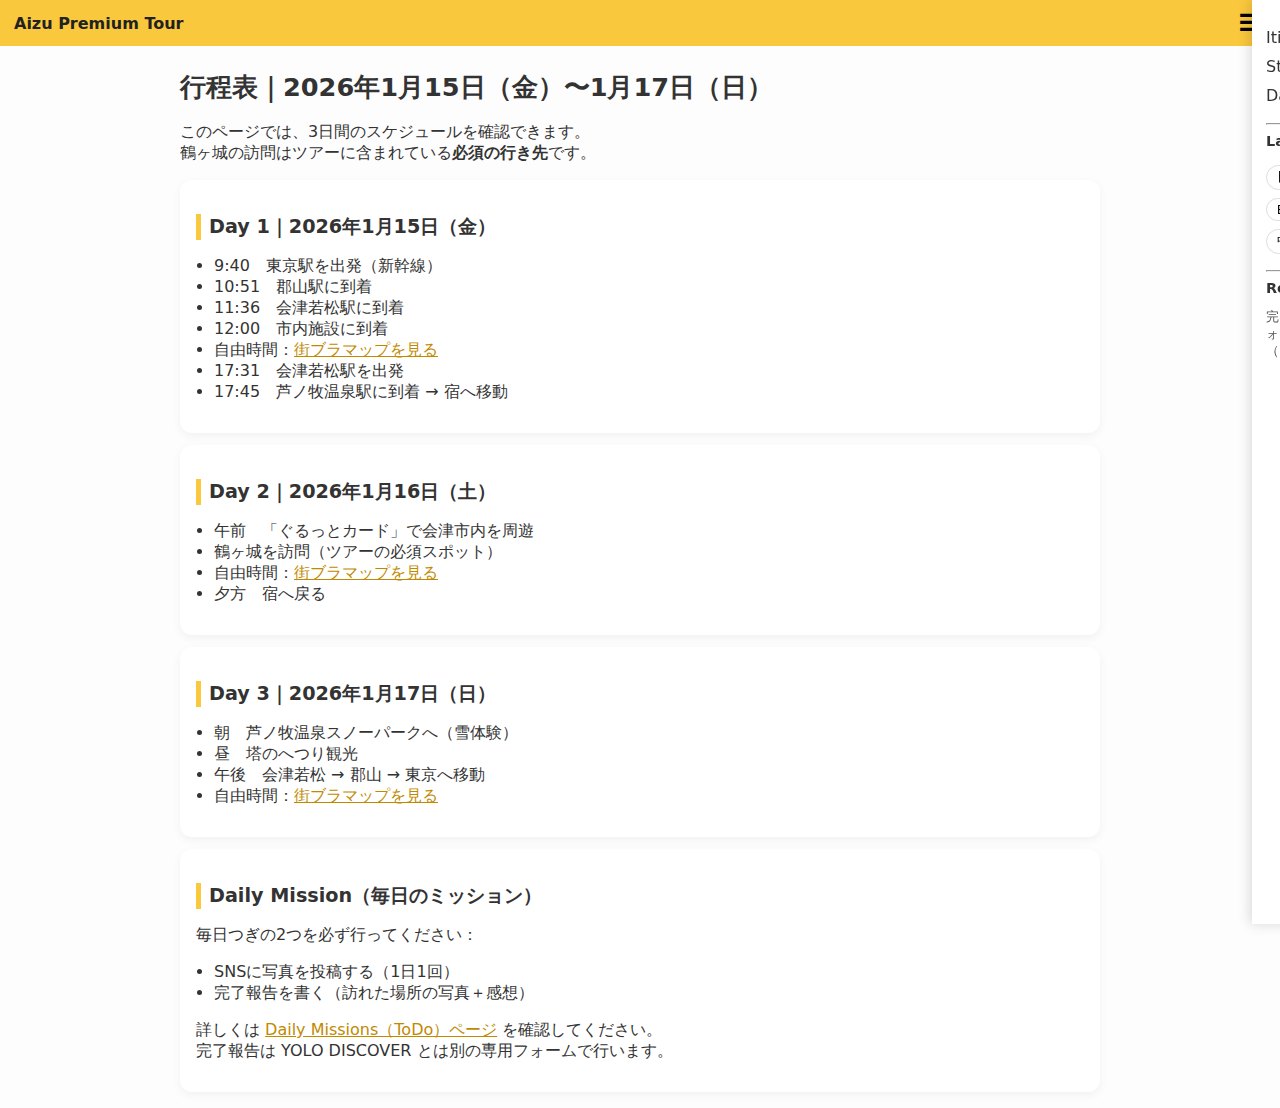
<file: index.html>
<!DOCTYPE html>
<html lang="ja">
<head>
  <meta charset="UTF-8">
  <title>Aizu Premium Tour – Itinerary</title>
  <meta name="viewport" content="width=device-width, initial-scale=1">
  <link rel="stylesheet" href="style.css">
</head>
<body>
  <!-- 共通ヘッダー -->
  <header class="site-header">
    <div class="site-title">Aizu Premium Tour</div>
    <button class="menu-toggle" aria-label="Open menu">
      ☰
    </button>
  </header>

  <!-- スライドメニュー -->
  <nav class="side-menu" id="sideMenu">
    <button class="menu-close" id="menuClose">×</button>
    <ul>
      <li><a href="index.html">Itinerary（行程表）</a></li>
      <li><a href="streetwalk.html">Street Walk Map（街ブラ）</a></li>
      <li><a href="missions.html">Daily Missions（ToDo）</a></li>
    </ul>
    <hr>
    <div class="menu-section-title">Language</div>
    <ul>
      <li><button class="lang-btn" data-lang="ja">日本語</button></li>
      <li><button class="lang-btn" data-lang="en">English</button></li>
      <li><button class="lang-btn" data-lang="zh">中文</button></li>
    </ul>
    <hr>
    <div class="menu-section-title">Report</div>
    <p class="menu-note">
      完了報告は YOLO DISCOVER と別の専用フォームから行ってください。<br>
      （リンクは後で追加）
    </p>
  </nav>

  <main class="page">
    <h1>行程表｜2026年1月15日（金）〜1月17日（日）</h1>
    <p>
      このページでは、3日間のスケジュールを確認できます。<br>
      鶴ヶ城の訪問はツアーに含まれている<strong>必須の行き先</strong>です。
    </p>

    <!-- Day 1 -->
    <section class="day-card">
      <h2>Day 1｜2026年1月15日（金）</h2>
      <ul>
        <li>9:40　東京駅を出発（新幹線）</li>
        <li>10:51　郡山駅に到着</li>
        <li>11:36　会津若松駅に到着</li>
        <li>12:00　市内施設に到着</li>
        <li>
          自由時間：<a href="streetwalk.html">街ブラマップを見る</a>
        </li>
        <li>17:31　会津若松駅を出発</li>
        <li>17:45　芦ノ牧温泉駅に到着 → 宿へ移動</li>
      </ul>
    </section>

    <!-- Day 2 -->
    <section class="day-card">
      <h2>Day 2｜2026年1月16日（土）</h2>
      <ul>
        <li>午前　「ぐるっとカード」で会津市内を周遊</li>
        <li>鶴ヶ城を訪問（ツアーの必須スポット）</li>
        <li>
          自由時間：<a href="streetwalk.html">街ブラマップを見る</a>
        </li>
        <li>夕方　宿へ戻る</li>
      </ul>
    </section>

    <!-- Day 3 -->
    <section class="day-card">
      <h2>Day 3｜2026年1月17日（日）</h2>
      <ul>
        <li>朝　芦ノ牧温泉スノーパークへ（雪体験）</li>
        <li>昼　塔のへつり観光</li>
        <li>午後　会津若松 → 郡山 → 東京へ移動</li>
        <li>
          自由時間：<a href="streetwalk.html">街ブラマップを見る</a>
        </li>
      </ul>
    </section>

    <section class="info-card">
      <h2>Daily Mission（毎日のミッション）</h2>
      <p>
        毎日つぎの2つを必ず行ってください：
      </p>
      <ul>
        <li>SNSに写真を投稿する（1日1回）</li>
        <li>完了報告を書く（訪れた場所の写真＋感想）</li>
      </ul>
      <p>
        詳しくは <a href="missions.html">Daily Missions（ToDo）ページ</a> を確認してください。<br>
        完了報告は YOLO DISCOVER とは別の専用フォームで行います。
      </p>
    </section>
  </main>

  <script src="script.js"></script>
</body>
</html>
</file>
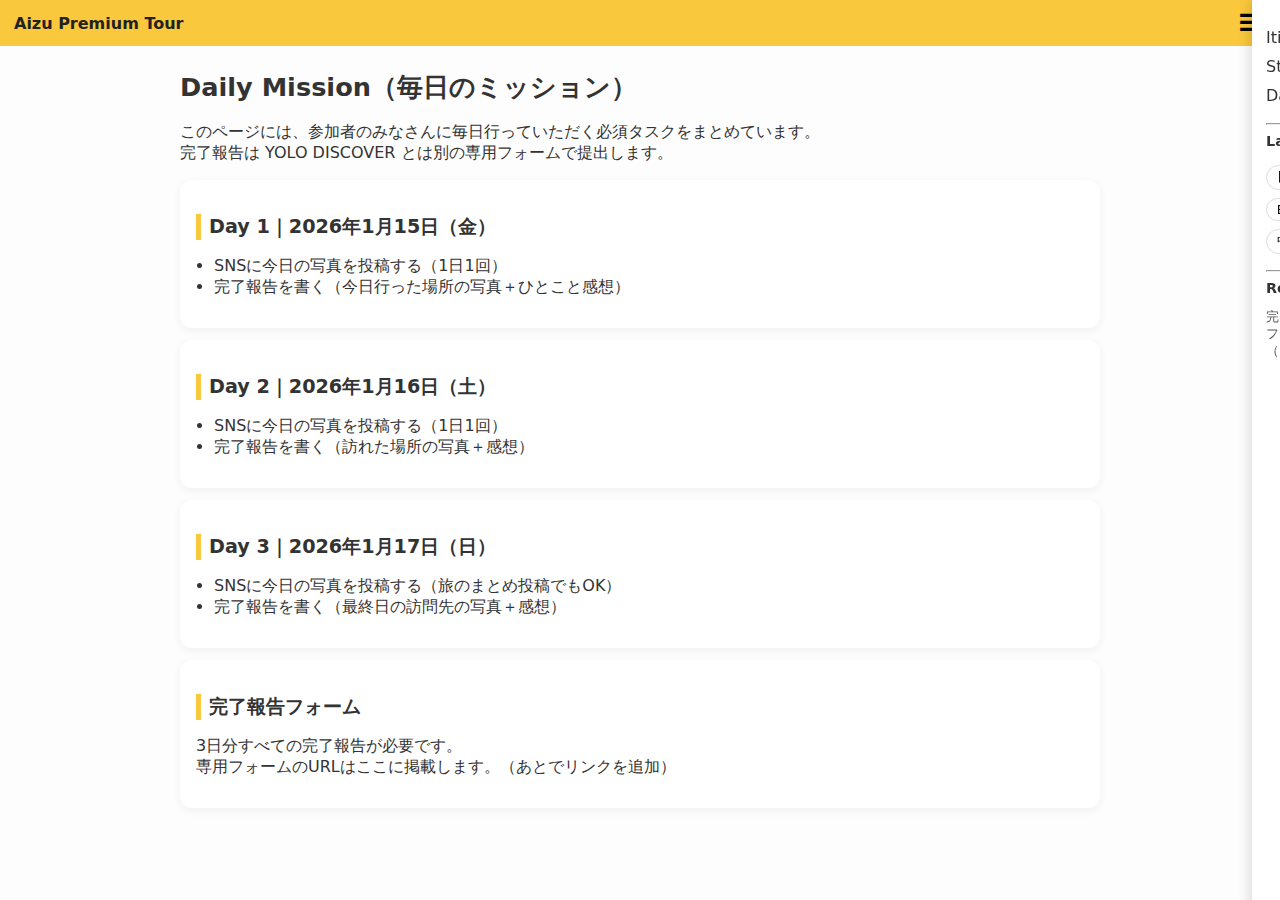
<file: missions.html>
<!DOCTYPE html>
<html lang="ja">
<head>
  <meta charset="UTF-8">
  <title>Aizu Premium Tour – Daily Missions</title>
  <meta name="viewport" content="width=device-width, initial-scale=1">
  <link rel="stylesheet" href="style.css">
</head>
<body>
  <header class="site-header">
    <div class="site-title">Aizu Premium Tour</div>
    <button class="menu-toggle" aria-label="Open menu">☰</button>
  </header>

  <nav class="side-menu" id="sideMenu">
    <button class="menu-close" id="menuClose">×</button>
    <ul>
      <li><a href="index.html">Itinerary（行程表）</a></li>
      <li><a href="streetwalk.html">Street Walk Map（街ブラ）</a></li>
      <li><a href="missions.html">Daily Missions（ToDo）</a></li>
    </ul>
    <hr>
    <div class="menu-section-title">Language</div>
    <ul>
      <li><button class="lang-btn" data-lang="ja">日本語</button></li>
      <li><button class="lang-btn" data-lang="en">English</button></li>
      <li><button class="lang-btn" data-lang="zh">中文</button></li>
    </ul>
    <hr>
    <div class="menu-section-title">Report</div>
    <p class="menu-note">
      完了報告は YOLO DISCOVER とは別の専用フォームから行ってください。<br>
      （リンクは後で追加）
    </p>
  </nav>

  <main class="page">
    <h1>Daily Mission（毎日のミッション）</h1>
    <p>
      このページには、参加者のみなさんに毎日行っていただく必須タスクをまとめています。<br>
      完了報告は YOLO DISCOVER とは別の専用フォームで提出します。
    </p>

    <section class="day-card">
      <h2>Day 1｜2026年1月15日（金）</h2>
      <ul>
        <li>SNSに今日の写真を投稿する（1日1回）</li>
        <li>完了報告を書く（今日行った場所の写真＋ひとこと感想）</li>
      </ul>
    </section>

    <section class="day-card">
      <h2>Day 2｜2026年1月16日（土）</h2>
      <ul>
        <li>SNSに今日の写真を投稿する（1日1回）</li>
        <li>完了報告を書く（訪れた場所の写真＋感想）</li>
      </ul>
    </section>

    <section class="day-card">
      <h2>Day 3｜2026年1月17日（日）</h2>
      <ul>
        <li>SNSに今日の写真を投稿する（旅のまとめ投稿でもOK）</li>
        <li>完了報告を書く（最終日の訪問先の写真＋感想）</li>
      </ul>
    </section>

    <section class="info-card">
      <h2>完了報告フォーム</h2>
      <p>
        3日分すべての完了報告が必要です。<br>
        専用フォームのURLはここに掲載します。（あとでリンクを追加）
      </p>
    </section>
  </main>

  <script src="script.js"></script>
</body>
</html>
</file>
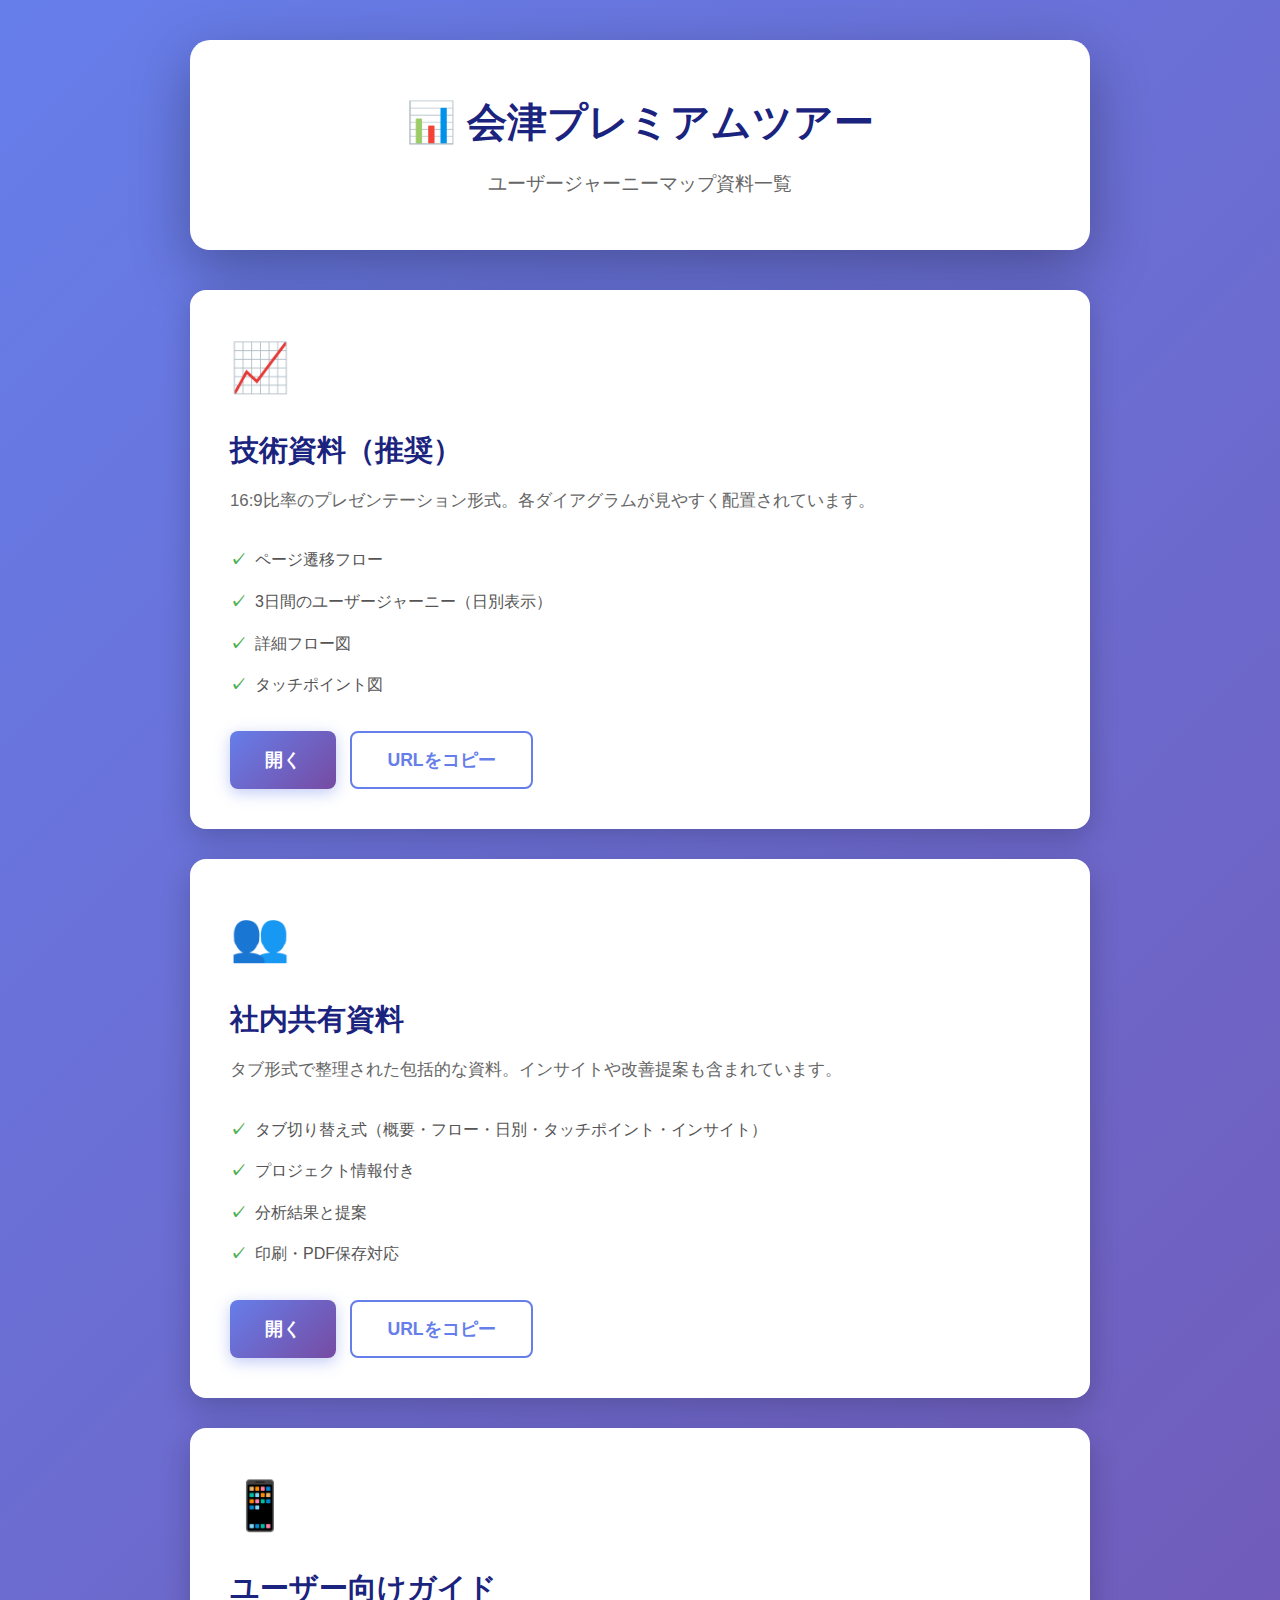
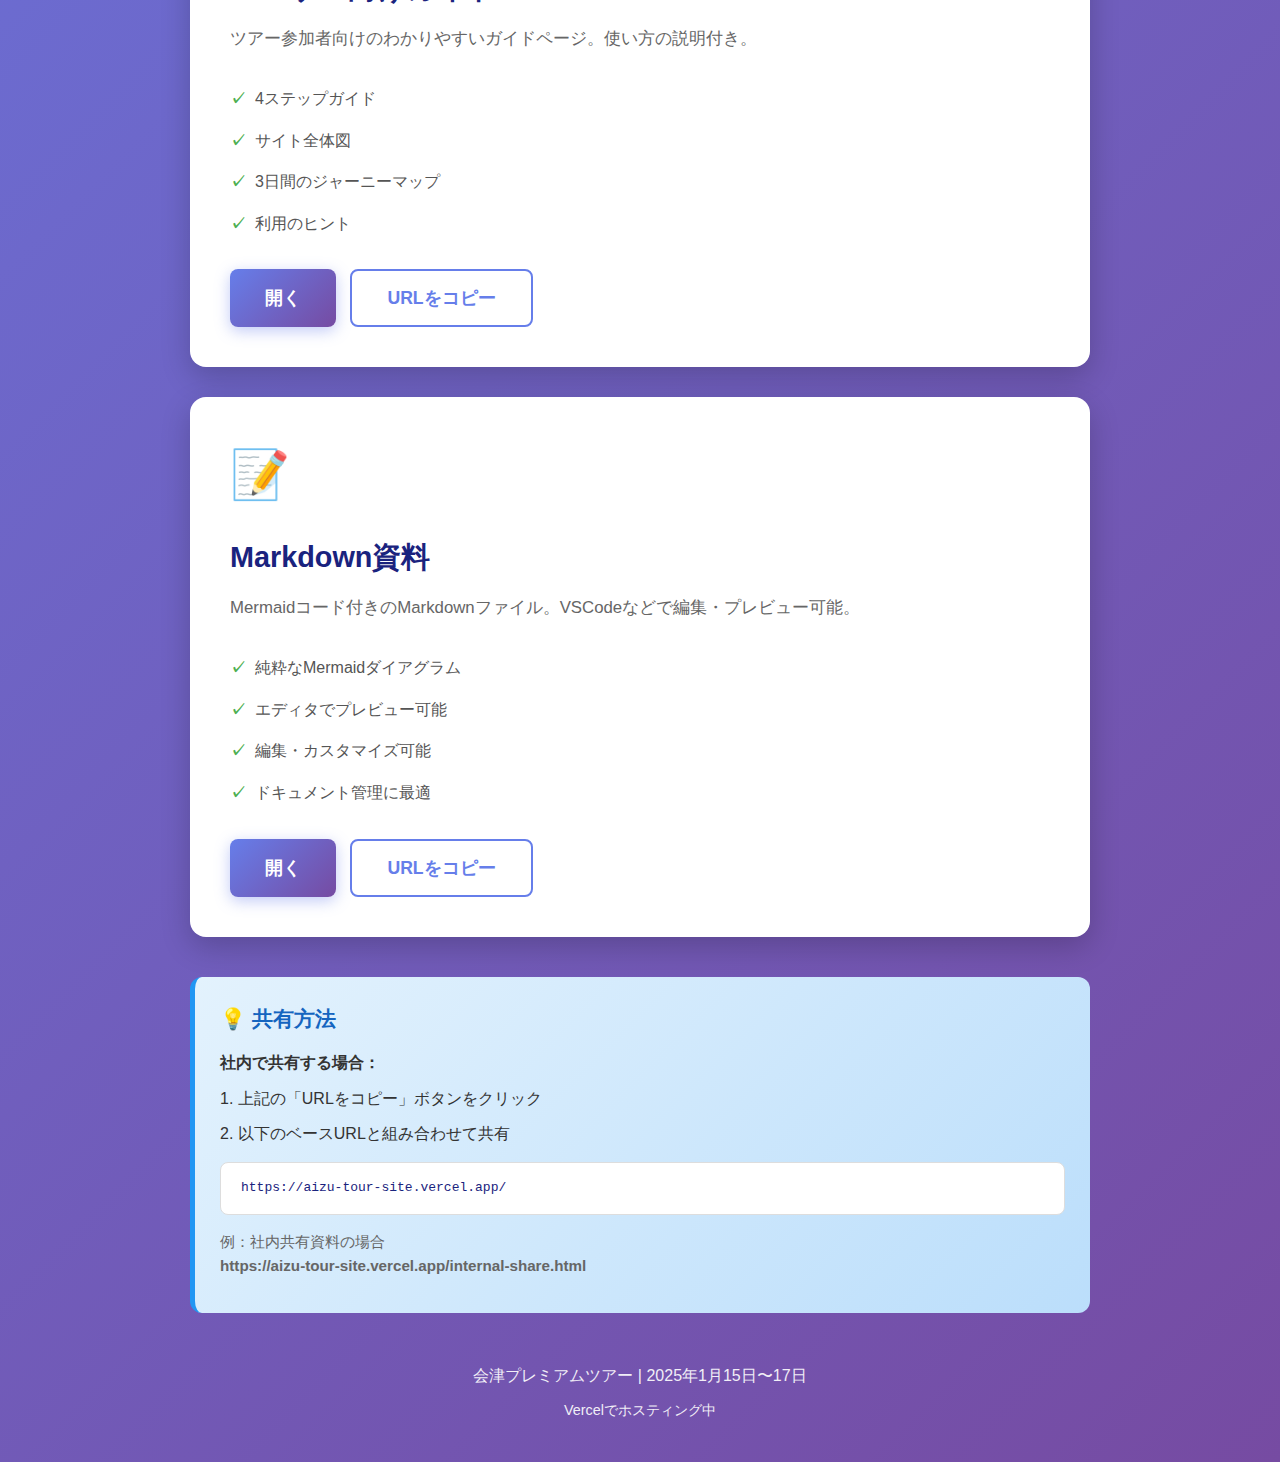
<file: share.html>
<!DOCTYPE html>
<html lang="ja">
<head>
    <meta charset="UTF-8">
    <meta name="viewport" content="width=device-width, initial-scale=1.0">
    <title>会津プレミアムツアー - 資料一覧</title>
    <style>
        * {
            margin: 0;
            padding: 0;
            box-sizing: border-box;
        }

        body {
            font-family: -apple-system, BlinkMacSystemFont, "Segoe UI", Roboto, "Helvetica Neue", Arial, "Noto Sans JP", sans-serif;
            background: linear-gradient(135deg, #667eea 0%, #764ba2 100%);
            min-height: 100vh;
            padding: 40px 20px;
            line-height: 1.6;
        }

        .container {
            max-width: 900px;
            margin: 0 auto;
        }

        header {
            background: white;
            padding: 50px 40px;
            border-radius: 20px;
            box-shadow: 0 20px 60px rgba(0,0,0,0.3);
            text-align: center;
            margin-bottom: 40px;
        }

        h1 {
            font-size: 2.5em;
            font-weight: 700;
            color: #1a237e;
            margin-bottom: 15px;
        }

        .subtitle {
            font-size: 1.2em;
            color: #666;
        }

        .cards {
            display: grid;
            gap: 30px;
        }

        .card {
            background: white;
            border-radius: 16px;
            padding: 40px;
            box-shadow: 0 10px 30px rgba(0,0,0,0.2);
            transition: transform 0.3s, box-shadow 0.3s;
        }

        .card:hover {
            transform: translateY(-5px);
            box-shadow: 0 15px 40px rgba(0,0,0,0.3);
        }

        .card-icon {
            font-size: 3em;
            margin-bottom: 20px;
        }

        .card-title {
            font-size: 1.8em;
            font-weight: 700;
            color: #1a237e;
            margin-bottom: 15px;
        }

        .card-description {
            color: #666;
            margin-bottom: 25px;
            font-size: 1.05em;
        }

        .card-features {
            list-style: none;
            padding: 0;
            margin-bottom: 25px;
        }

        .card-features li {
            padding: 8px 0;
            padding-left: 25px;
            position: relative;
            color: #555;
        }

        .card-features li:before {
            content: "✓";
            position: absolute;
            left: 0;
            color: #4caf50;
            font-weight: 700;
        }

        .btn {
            display: inline-block;
            padding: 15px 35px;
            background: linear-gradient(135deg, #667eea 0%, #764ba2 100%);
            color: white;
            text-decoration: none;
            border-radius: 8px;
            font-weight: 600;
            font-size: 1.1em;
            transition: all 0.3s;
            box-shadow: 0 4px 15px rgba(102, 126, 234, 0.4);
        }

        .btn:hover {
            transform: translateY(-2px);
            box-shadow: 0 6px 20px rgba(102, 126, 234, 0.6);
        }

        .btn-secondary {
            background: white;
            color: #667eea;
            border: 2px solid #667eea;
            box-shadow: none;
            margin-left: 10px;
        }

        .btn-secondary:hover {
            background: #f5f5f5;
        }

        .info-box {
            background: linear-gradient(135deg, #e3f2fd 0%, #bbdefb 100%);
            padding: 25px;
            border-radius: 12px;
            margin-top: 40px;
            border-left: 5px solid #2196f3;
        }

        .info-box-title {
            font-size: 1.3em;
            font-weight: 700;
            color: #1565c0;
            margin-bottom: 15px;
        }

        .info-box p {
            color: #333;
            margin-bottom: 10px;
        }

        .url-display {
            background: white;
            padding: 15px 20px;
            border-radius: 8px;
            font-family: monospace;
            color: #1a237e;
            margin-top: 15px;
            word-break: break-all;
            border: 1px solid #ddd;
        }

        footer {
            text-align: center;
            margin-top: 50px;
            color: white;
            opacity: 0.9;
        }

        @media screen and (max-width: 768px) {
            h1 {
                font-size: 2em;
            }

            .card {
                padding: 30px 25px;
            }

            .btn {
                display: block;
                margin: 10px 0;
            }

            .btn-secondary {
                margin-left: 0;
            }
        }
    </style>
</head>
<body>
    <div class="container">
        <header>
            <h1>📊 会津プレミアムツアー</h1>
            <p class="subtitle">ユーザージャーニーマップ資料一覧</p>
        </header>

        <div class="cards">
            <!-- 技術資料 -->
            <div class="card">
                <div class="card-icon">📈</div>
                <h2 class="card-title">技術資料（推奨）</h2>
                <p class="card-description">
                    16:9比率のプレゼンテーション形式。各ダイアグラムが見やすく配置されています。
                </p>
                <ul class="card-features">
                    <li>ページ遷移フロー</li>
                    <li>3日間のユーザージャーニー（日別表示）</li>
                    <li>詳細フロー図</li>
                    <li>タッチポイント図</li>
                </ul>
                <div>
                    <a href="user-journey.html" class="btn" target="_blank">開く</a>
                    <button class="btn btn-secondary" onclick="copyUrl('user-journey.html')">URLをコピー</button>
                </div>
            </div>

            <!-- 社内共有資料 -->
            <div class="card">
                <div class="card-icon">👥</div>
                <h2 class="card-title">社内共有資料</h2>
                <p class="card-description">
                    タブ形式で整理された包括的な資料。インサイトや改善提案も含まれています。
                </p>
                <ul class="card-features">
                    <li>タブ切り替え式（概要・フロー・日別・タッチポイント・インサイト）</li>
                    <li>プロジェクト情報付き</li>
                    <li>分析結果と提案</li>
                    <li>印刷・PDF保存対応</li>
                </ul>
                <div>
                    <a href="internal-share.html" class="btn" target="_blank">開く</a>
                    <button class="btn btn-secondary" onclick="copyUrl('internal-share.html')">URLをコピー</button>
                </div>
            </div>

            <!-- ユーザー向けガイド -->
            <div class="card">
                <div class="card-icon">📱</div>
                <h2 class="card-title">ユーザー向けガイド</h2>
                <p class="card-description">
                    ツアー参加者向けのわかりやすいガイドページ。使い方の説明付き。
                </p>
                <ul class="card-features">
                    <li>4ステップガイド</li>
                    <li>サイト全体図</li>
                    <li>3日間のジャーニーマップ</li>
                    <li>利用のヒント</li>
                </ul>
                <div>
                    <a href="user-journey-simple.html" class="btn" target="_blank">開く</a>
                    <button class="btn btn-secondary" onclick="copyUrl('user-journey-simple.html')">URLをコピー</button>
                </div>
            </div>

            <!-- Markdown資料 -->
            <div class="card">
                <div class="card-icon">📝</div>
                <h2 class="card-title">Markdown資料</h2>
                <p class="card-description">
                    Mermaidコード付きのMarkdownファイル。VSCodeなどで編集・プレビュー可能。
                </p>
                <ul class="card-features">
                    <li>純粋なMermaidダイアグラム</li>
                    <li>エディタでプレビュー可能</li>
                    <li>編集・カスタマイズ可能</li>
                    <li>ドキュメント管理に最適</li>
                </ul>
                <div>
                    <a href="user-journey.md" class="btn" target="_blank">開く</a>
                    <button class="btn btn-secondary" onclick="copyUrl('user-journey.md')">URLをコピー</button>
                </div>
            </div>
        </div>

        <div class="info-box">
            <div class="info-box-title">💡 共有方法</div>
            <p><strong>社内で共有する場合：</strong></p>
            <p>1. 上記の「URLをコピー」ボタンをクリック</p>
            <p>2. 以下のベースURLと組み合わせて共有</p>
            <div class="url-display" id="baseUrl">
                https://aizu-tour-site.vercel.app/
            </div>
            <p style="margin-top: 15px; font-size: 0.95em; color: #666;">
                例：社内共有資料の場合<br>
                <strong>https://aizu-tour-site.vercel.app/internal-share.html</strong>
            </p>
        </div>

        <footer>
            <p>会津プレミアムツアー | 2025年1月15日〜17日</p>
            <p style="margin-top: 10px; font-size: 0.9em;">Vercelでホスティング中</p>
        </footer>
    </div>

    <script>
        function copyUrl(filename) {
            const baseUrl = 'https://aizu-tour-site.vercel.app/';
            const fullUrl = baseUrl + filename;

            navigator.clipboard.writeText(fullUrl).then(() => {
                // 成功メッセージを表示
                const originalText = event.target.textContent;
                event.target.textContent = '✓ コピーしました！';
                event.target.style.background = '#4caf50';

                setTimeout(() => {
                    event.target.textContent = originalText;
                    event.target.style.background = '';
                }, 2000);
            }).catch(err => {
                alert('URLをコピーできませんでした: ' + fullUrl);
            });
        }
    </script>
</body>
</html>
</file>
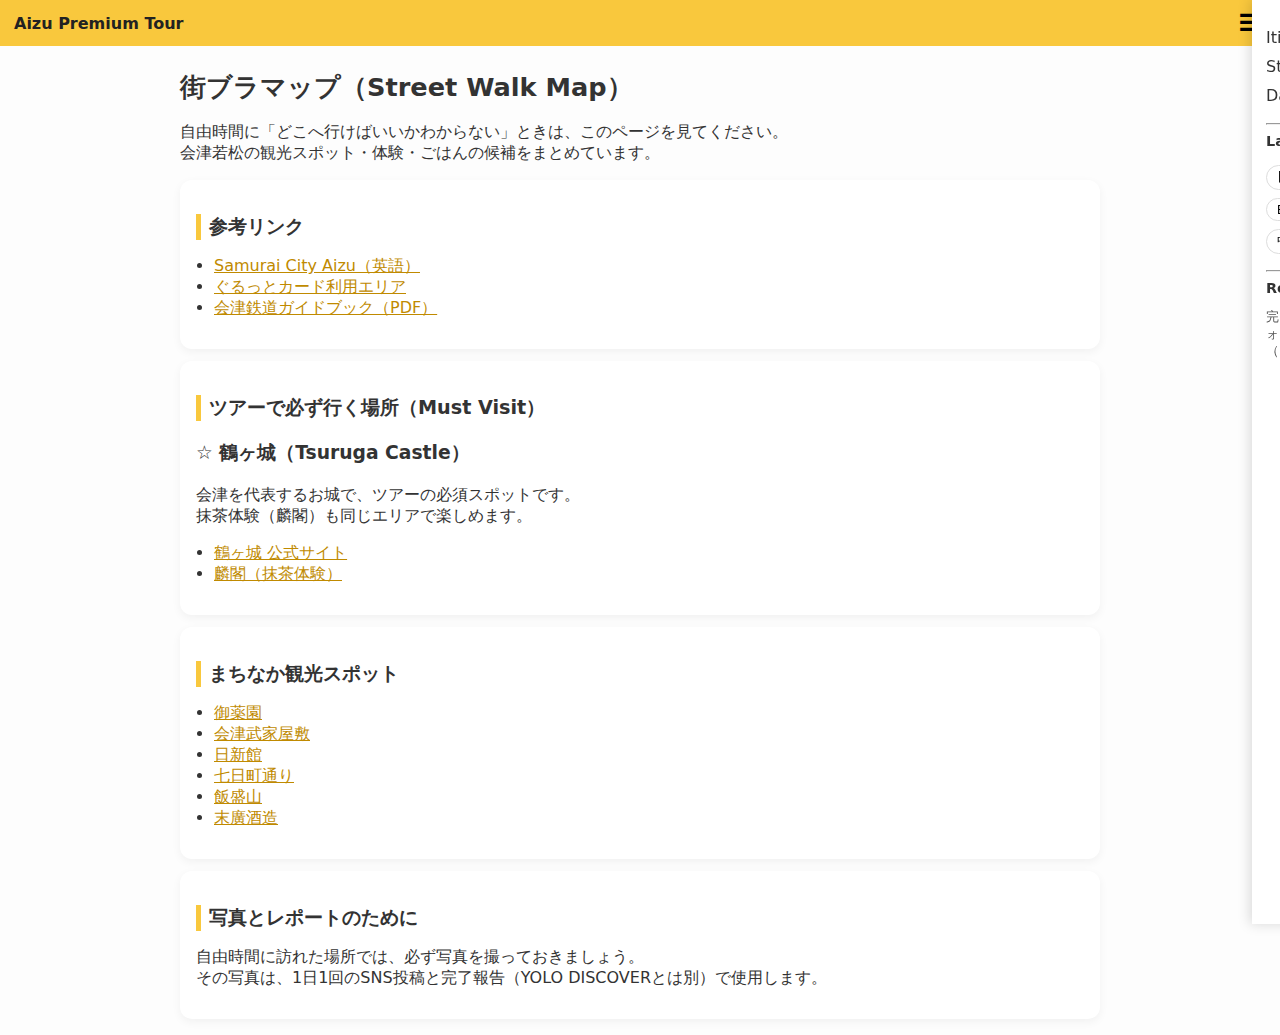
<file: streetwalk.html>
<!DOCTYPE html>
<html lang="ja">
<head>
  <meta charset="UTF-8">
  <title>Aizu Premium Tour – Street Walk Map</title>
  <meta name="viewport" content="width=device-width, initial-scale=1">
  <link rel="stylesheet" href="style.css">
</head>
<body>
  <header class="site-header">
    <div class="site-title">Aizu Premium Tour</div>
    <button class="menu-toggle" aria-label="Open menu">☰</button>
  </header>

  <nav class="side-menu" id="sideMenu">
    <button class="menu-close" id="menuClose">×</button>
    <ul>
      <li><a href="index.html">Itinerary（行程表）</a></li>
      <li><a href="streetwalk.html">Street Walk Map（街ブラ）</a></li>
      <li><a href="missions.html">Daily Missions（ToDo）</a></li>
    </ul>
    <hr>
    <div class="menu-section-title">Language</div>
    <ul>
      <li><button class="lang-btn" data-lang="ja">日本語</button></li>
      <li><button class="lang-btn" data-lang="en">English</button></li>
      <li><button class="lang-btn" data-lang="zh">中文</button></li>
    </ul>
    <hr>
    <div class="menu-section-title">Report</div>
    <p class="menu-note">
      完了報告は YOLO DISCOVER と別の専用フォームから行ってください。<br>
      （リンクは後で追加）
    </p>
  </nav>

  <main class="page">
    <h1>街ブラマップ（Street Walk Map）</h1>
    <p>
      自由時間に「どこへ行けばいいかわからない」ときは、このページを見てください。<br>
      会津若松の観光スポット・体験・ごはんの候補をまとめています。
    </p>

    <section class="info-card">
      <h2>参考リンク</h2>
      <ul>
        <li><a href="https://samurai-city.jp/en/" target="_blank">Samurai City Aizu（英語）</a></li>
        <li><a href="https://www.aizukanko.com/kk/aizucard/area.htm" target="_blank">ぐるっとカード利用エリア</a></li>
        <li><a href="https://www.city.aizuwakamatsu.fukushima.jp/docs/2025041700014/file_contents/1.pdf" target="_blank">会津鉄道ガイドブック（PDF）</a></li>
      </ul>
    </section>

    <section class="day-card">
      <h2>ツアーで必ず行く場所（Must Visit）</h2>
      <h3>☆ 鶴ヶ城（Tsuruga Castle）</h3>
      <p>
        会津を代表するお城で、ツアーの必須スポットです。<br>
        抹茶体験（麟閣）も同じエリアで楽しめます。
      </p>
      <ul>
        <li><a href="https://www.tsurugajo.com/tsurugajo/" target="_blank">鶴ヶ城 公式サイト</a></li>
        <li><a href="https://www.tsurugajo.com/tsurugajo/rinkaku/" target="_blank">麟閣（抹茶体験）</a></li>
      </ul>
    </section>

    <!-- 以下、観光スポット・体験・グルメのカードを増やしていく -->
    <section class="day-card">
      <h2>まちなか観光スポット</h2>
      <ul>
        <li><a href="https://www.tsurugajo.com/oyakuen/" target="_blank">御薬園</a></li>
        <li><a href="https://bukeyashiki.com/" target="_blank">会津武家屋敷</a></li>
        <li><a href="https://nisshinkan.jp/about" target="_blank">日新館</a></li>
        <li><a href="https://www.nanukamachi.com/shop/eat/" target="_blank">七日町通り</a></li>
        <li><a href="https://www.tif.ne.jp/jp/entry/article.html?spot=1848" target="_blank">飯盛山</a></li>
        <li><a href="https://sake-suehiro.co.jp/" target="_blank">末廣酒造</a></li>
      </ul>
    </section>

    <section class="info-card">
      <h2>写真とレポートのために</h2>
      <p>
        自由時間に訪れた場所では、必ず写真を撮っておきましょう。<br>
        その写真は、1日1回のSNS投稿と完了報告（YOLO DISCOVERとは別）で使用します。
      </p>
    </section>
  </main>

  <script src="script.js"></script>
</body>
</html>
</file>
<file: style.css>
/* ベース */
body {
  margin: 0;
  font-family: system-ui, -apple-system, BlinkMacSystemFont, "Segoe UI",
    sans-serif;
  background: #fdfdfd;
  color: #333;
}

/* ヘッダー */
.site-header {
  position: sticky;
  top: 0;
  z-index: 10;
  background: #f9c83d;
  color: #222;
  display: flex;
  align-items: center;
  justify-content: space-between;
  padding: 8px 14px;
}

.site-title {
  font-weight: 700;
  font-size: 1rem;
}

.menu-toggle {
  font-size: 1.3rem;
  background: transparent;
  border: none;
  cursor: pointer;
}

/* メインコンテンツ */
.page {
  max-width: 920px;
  margin: 0 auto;
  padding: 16px;
}

h1 {
  font-size: 1.6rem;
  margin-top: 8px;
}

h2 {
  font-size: 1.2rem;
  border-left: 5px solid #f9c83d;
  padding-left: 8px;
  margin-top: 20px;
}

/* カード */
.day-card,
.info-card {
  background: #fff;
  border-radius: 12px;
  padding: 14px 16px;
  margin-top: 12px;
  box-shadow: 0 3px 10px rgba(0, 0, 0, 0.05);
}

.day-card h2,
.info-card h2 {
  border-left-color: #f9c83d;
}

.day-card ul,
.info-card ul {
  padding-left: 18px;
}

/* リンク */
a {
  color: #c08a00;
  text-decoration: underline;
}

/* サイドメニュー */
.side-menu {
  position: fixed;
  top: 0;
  right: -260px;
  width: 260px;
  height: 100vh;
  background: #ffffff;
  box-shadow: -2px 0 12px rgba(0, 0, 0, 0.15);
  padding: 12px 14px;
  transition: right 0.25s ease;
  z-index: 20;
}

.side-menu.open {
  right: 0;
}

.menu-close {
  background: transparent;
  border: none;
  font-size: 1.4rem;
  float: right;
  cursor: pointer;
}

.side-menu ul {
  list-style: none;
  padding-left: 0;
}

.side-menu li {
  margin: 8px 0;
}

.side-menu a {
  text-decoration: none;
  color: #333;
}

.menu-section-title {
  font-size: 0.9rem;
  font-weight: 600;
  margin-top: 8px;
}

.lang-btn {
  border: 1px solid #ddd;
  border-radius: 999px;
  padding: 3px 10px;
  background: #fff;
  font-size: 0.8rem;
  cursor: pointer;
}

.menu-note {
  font-size: 0.8rem;
  color: #555;
}

/* スマホ */
@media (max-width: 600px) {
  .page {
    padding: 12px;
  }

  h1 {
    font-size: 1.3rem;
  }
}
</file>
